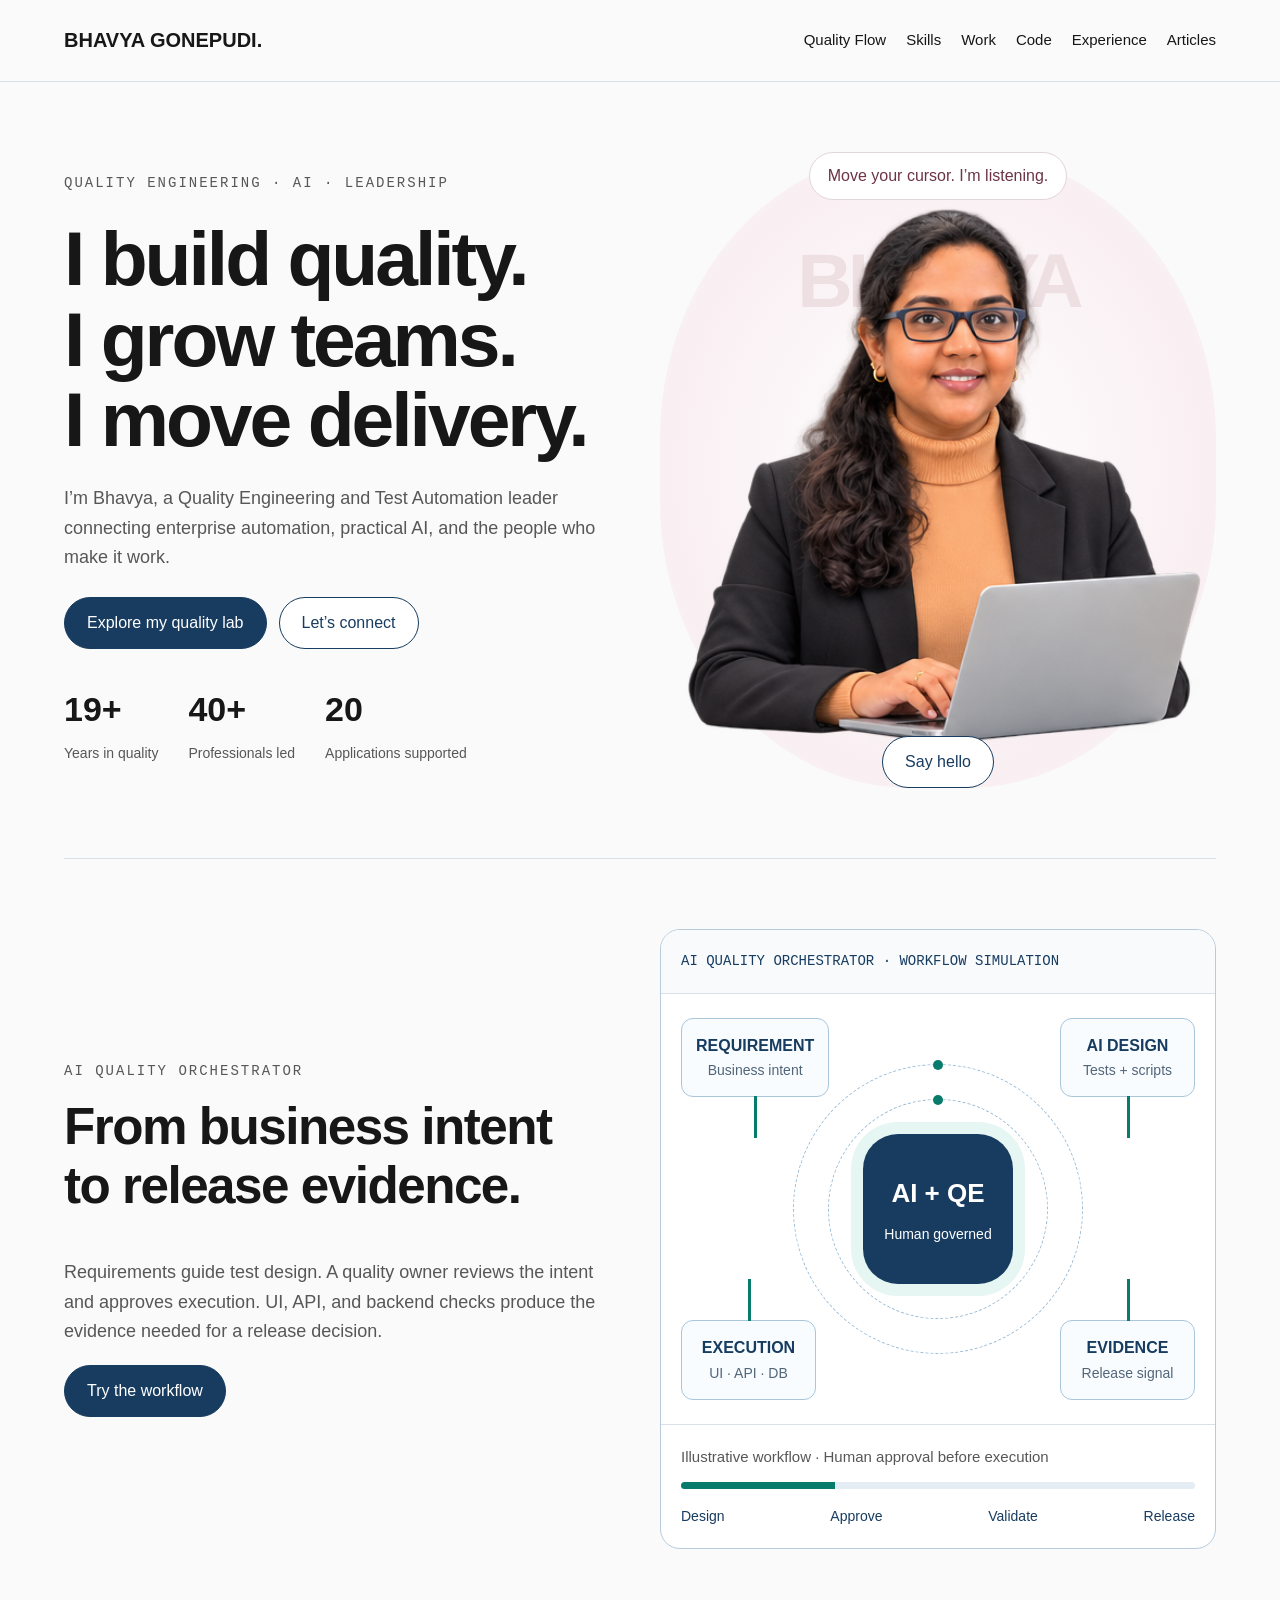
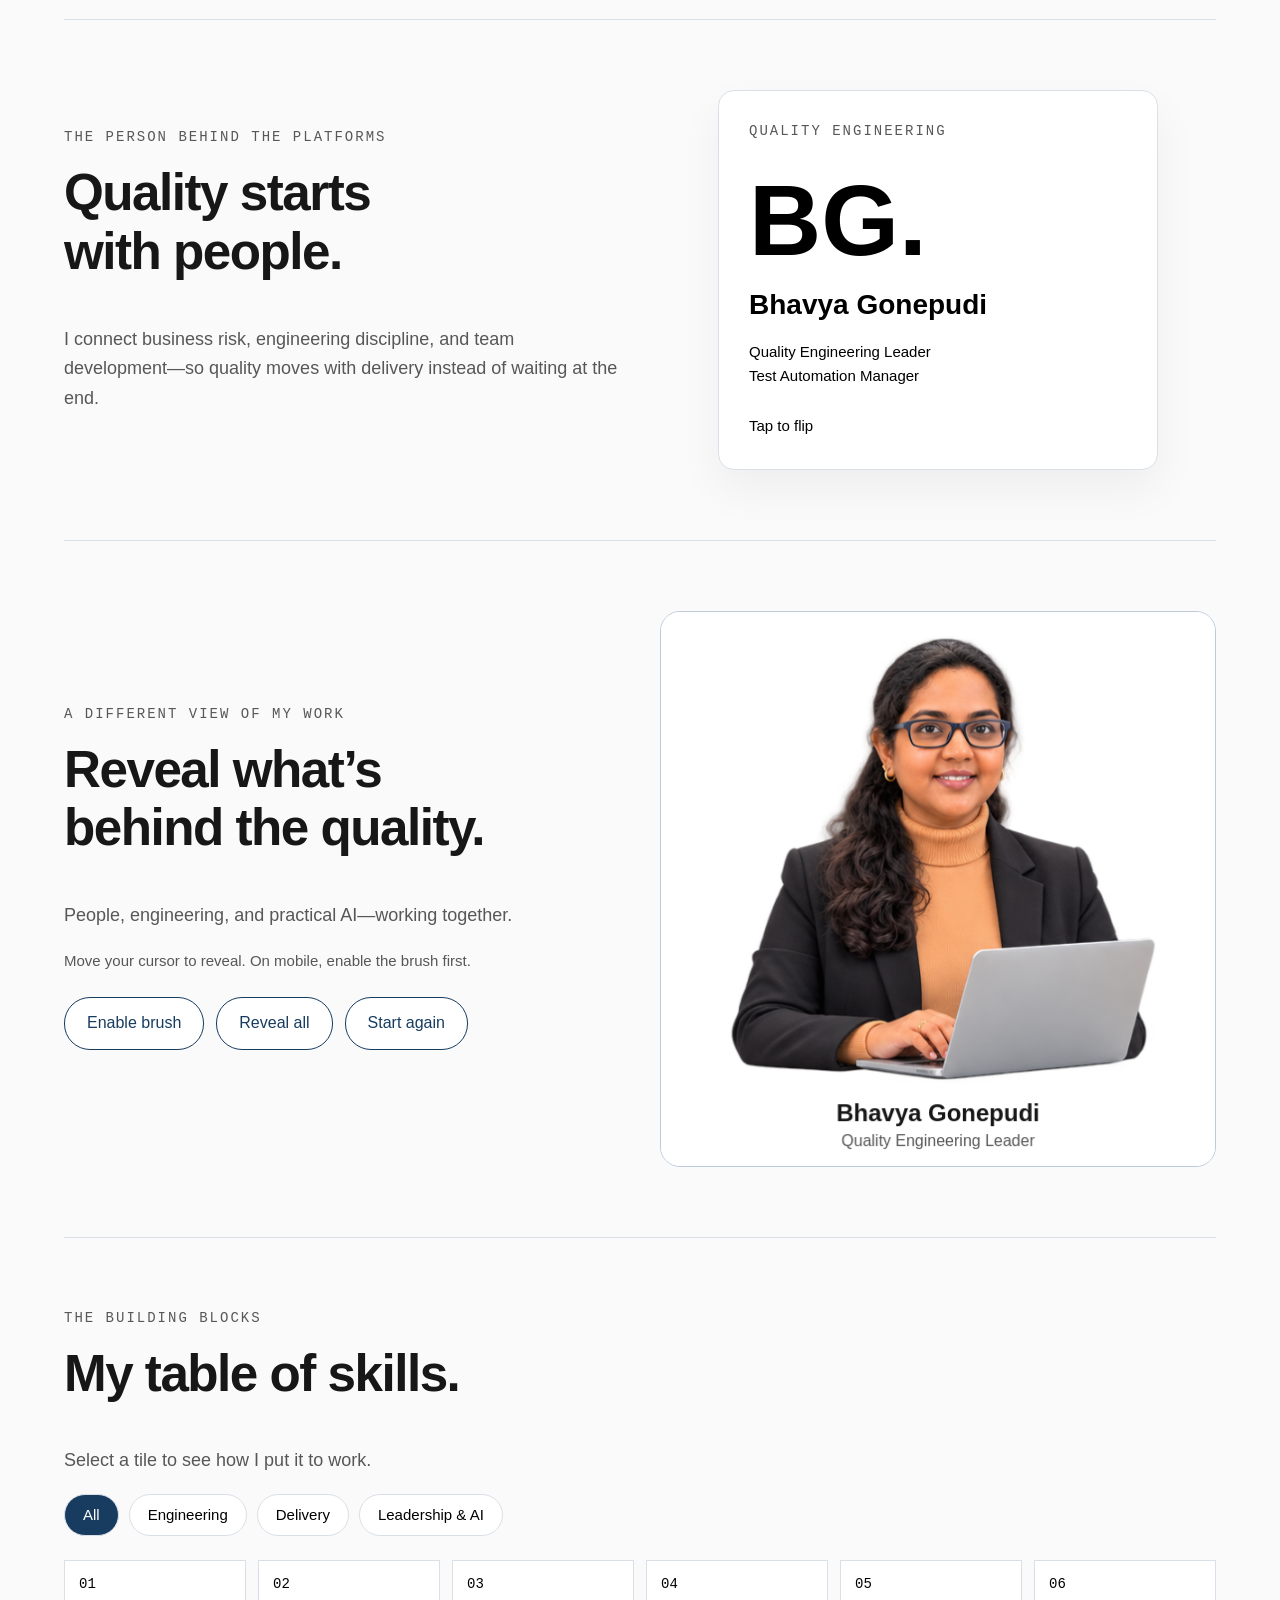
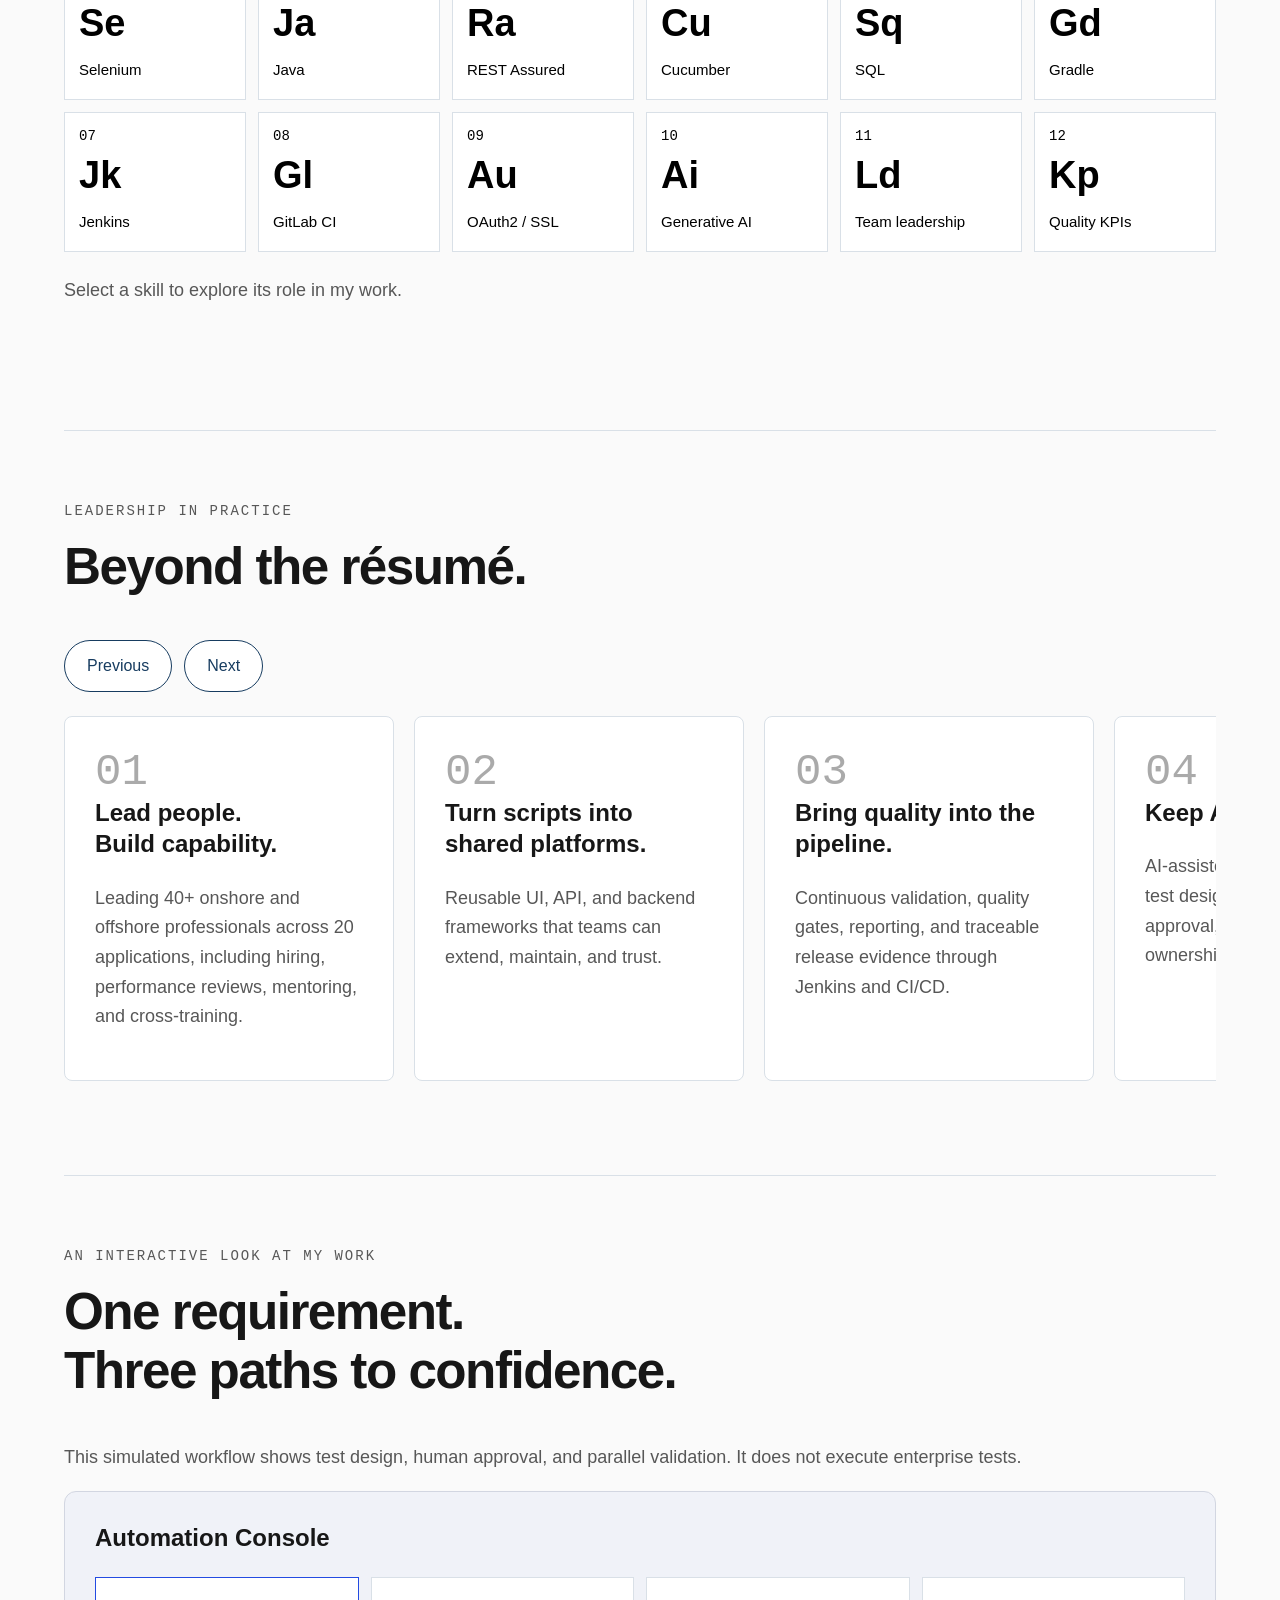
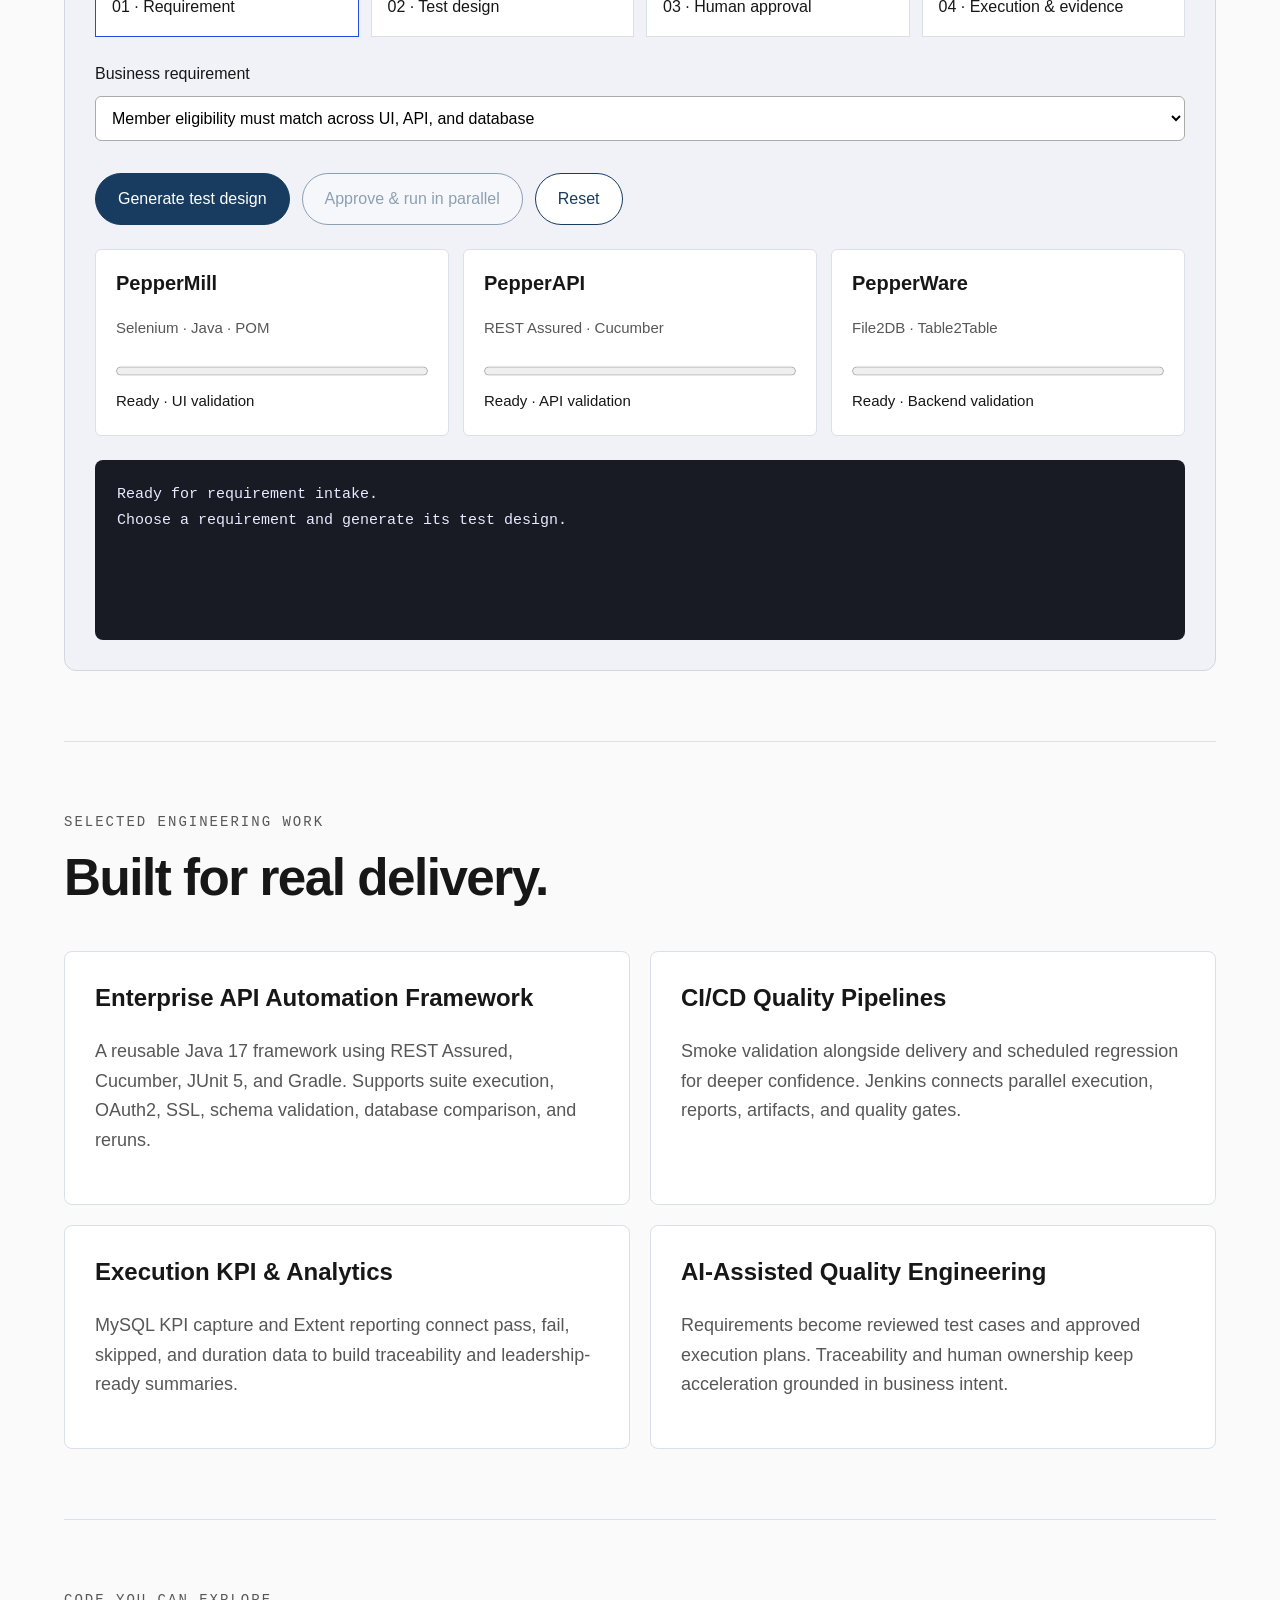
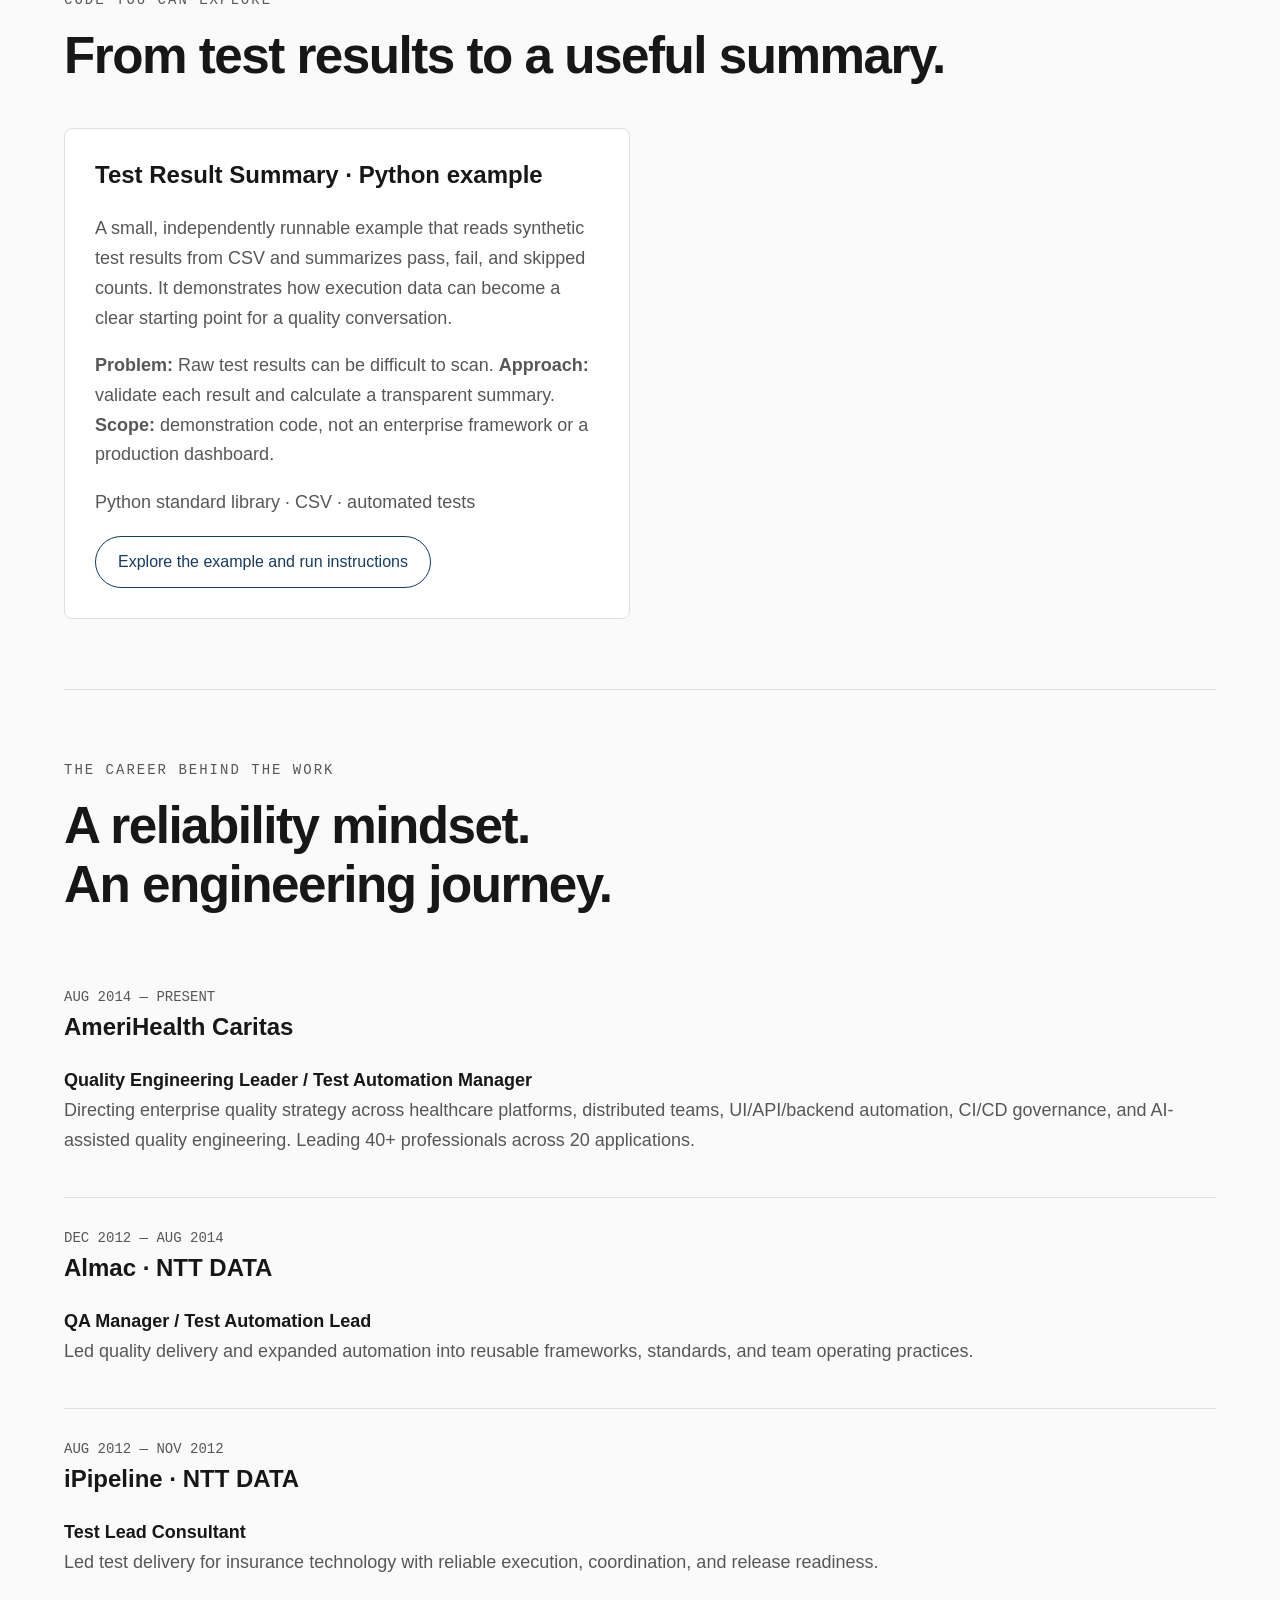
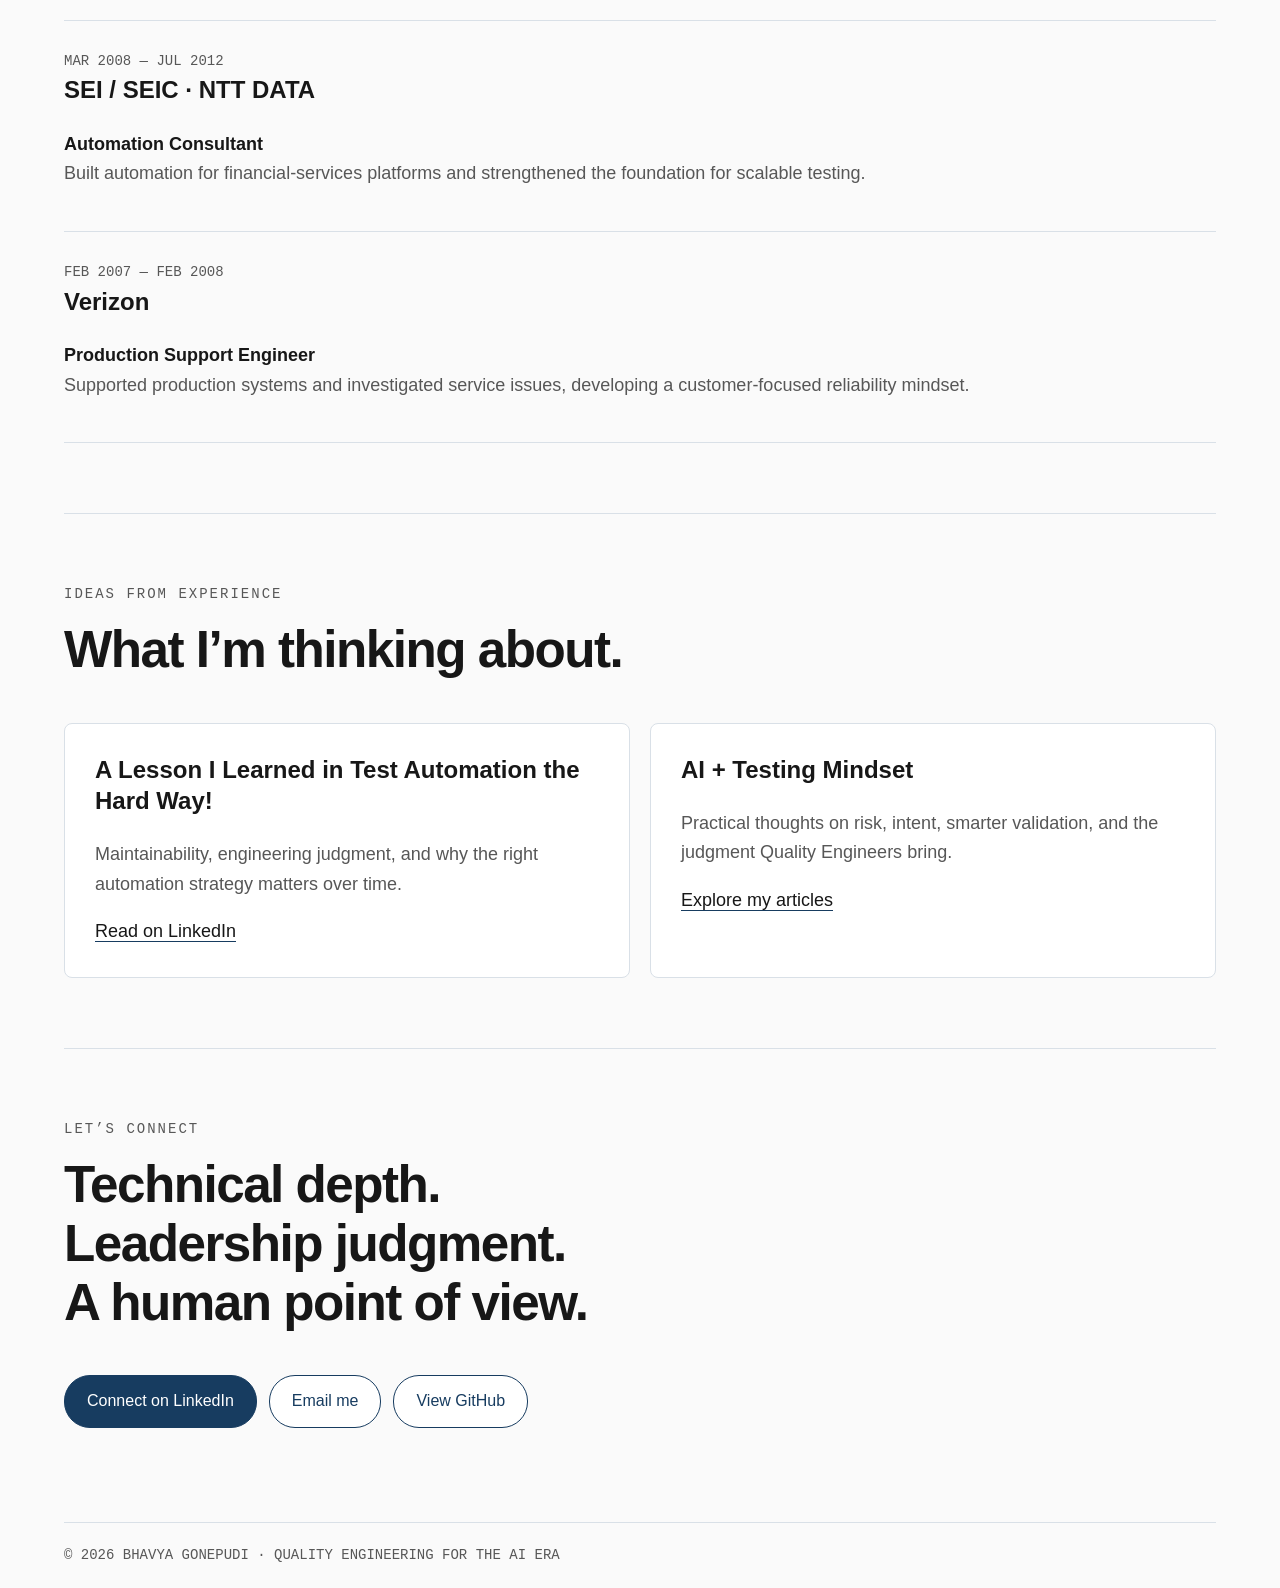
<file: index.html>
<!DOCTYPE html>
<html lang="en">
<head>
<meta charset="UTF-8">
<meta name="viewport" content="width=device-width, initial-scale=1">
<title>Bhavya Gonepudi | Quality Engineering Leader</title>
<meta name="description" content="Bhavya Gonepudi — Quality Engineering, Test Automation, AI and Leadership.">

<style>
:root {
  --ink:#171717;
  --muted:#575757;
  --line:#d9e0e7;
  --blue:#173c60;
  --teal:#087c6c;
}
*{box-sizing:border-box}
html{scroll-behavior:smooth}
body{
  margin:0;
  background:#fafafa;
  color:var(--ink);
  font:18px/1.65 Arial,sans-serif;
}
a{color:inherit;text-decoration:none}
button,select{font:inherit}
button{cursor:pointer}
button:disabled{opacity:.45;cursor:default}
button:focus-visible,a:focus-visible,select:focus-visible{
  outline:3px solid #234be2;
  outline-offset:4px;
}
nav{
  padding:24px 5%;
  display:flex;
  justify-content:space-between;
  align-items:center;
  gap:24px;
  border-bottom:1px solid var(--line);
}
nav strong{font-size:20px}
nav div{display:flex;flex-wrap:wrap;gap:20px;font-size:15px}
main{max-width:1400px;margin:auto;padding:0 5%}
section{padding:70px 0;border-bottom:1px solid var(--line)}
h1,h2,h3,p{margin-top:0}
h1{
  font-size:clamp(48px,6vw,88px);
  line-height:1.05;
  letter-spacing:-3px;
  margin:24px 0;
}
h2{
  font-size:clamp(34px,4vw,56px);
  line-height:1.15;
  letter-spacing:-1.5px;
}
h3{font-size:24px;line-height:1.3}
p{color:var(--muted)}
.eyebrow{
  font:14px/1.5 monospace;
  text-transform:uppercase;
  letter-spacing:2px;
  color:var(--muted);
  margin-bottom:16px;
}
.columns{display:grid;grid-template-columns:1fr 1fr;gap:40px;align-items:center}
.hero{min-height:720px}
.actions{display:flex;flex-wrap:wrap;gap:12px;margin:24px 0}
.btn{
  display:inline-block;
  padding:12px 22px;
  border:1px solid var(--blue);
  border-radius:26px;
  background:var(--blue);
  color:white;
  font-size:16px;
}
.btn.light{background:white;color:var(--blue)}
.stats{display:flex;gap:30px;margin-top:32px}
.stats strong{display:block;font-size:34px}
.stats span{font-size:14px;color:var(--muted)}

/* Animated character */
.character-stage{
  position:relative;
  min-height:530px;
  background:radial-gradient(ellipse,white,#f9eff2 70%,#fafafa);
  border-radius:45%;
  display:flex;
  flex-direction:column;
  align-items:center;
  justify-content:center;
}
.character-name{
  position:absolute;
  top:65px;
  font-size:clamp(54px,6vw,88px);
  font-weight:900;
  letter-spacing:-5px;
  color:#eedfe3;
}
.character{
  position:relative;
  width:100%;
  aspect-ratio:1;
  border:0;
  padding:0;
  background:transparent;
  overflow:hidden;
  margin-top:40px;
}
.sprite{
  display:block;
  width:100%;
  height:100%;
  background-image:url("./bhavya-character-v2.png");
  background-size:300% 200%;
  background-position:0% 0%;
  background-repeat:no-repeat;
}
.character-message{
  position:absolute;
  top:0;
  z-index:2;
  max-width:90%;
  background:white;
  border:1px solid #e2d5d9;
  border-radius:24px;
  padding:10px 18px;
  color:#6c3448;
  font-size:16px;
  text-align:center;
}
.greet{position:relative;margin-top:-12px}

/* Animated quality flow */
.diagram{
  border:1px solid #b8cbdc;
  border-radius:20px;
  background:white;
  overflow:hidden;
}
.diagram-heading{
  padding:20px;
  background:#f8fafc;
  border-bottom:1px solid var(--line);
  color:var(--blue);
  font:14px/1.6 monospace;
}
.engine{position:relative;height:430px;display:grid;place-items:center}
.ring{
  position:absolute;
  width:290px;
  height:290px;
  border:1px dashed #9abbd5;
  border-radius:50%;
  animation:spin 18s linear infinite;
}
.ring:before{
  content:"";
  position:absolute;
  top:-5px;
  left:calc(50% - 5px);
  width:10px;
  height:10px;
  border-radius:50%;
  background:var(--teal);
}
.ring.inner{
  width:220px;
  height:220px;
  animation-direction:reverse;
  animation-duration:12s;
}
.core{
  position:relative;
  z-index:2;
  width:150px;
  height:150px;
  border-radius:35px;
  background:var(--blue);
  color:white;
  display:flex;
  flex-direction:column;
  align-items:center;
  justify-content:center;
  box-shadow:0 0 0 12px #e6f6f2;
  animation:pulse 3s ease-in-out infinite;
}
.core strong{font-size:26px}
.core span{font-size:14px;margin-top:8px}
.node{
  position:absolute;
  z-index:3;
  min-width:135px;
  padding:14px;
  border:1px solid #a9c6db;
  border-radius:12px;
  background:#f8fcff;
  text-align:center;
}
.node strong{display:block;color:var(--blue);font-size:16px}
.node span{display:block;color:#526579;font-size:14px}
.node.req{top:24px;left:20px}
.node.design{top:24px;right:20px}
.node.run{bottom:24px;left:20px}
.node.evidence{bottom:24px;right:20px}
.node:after{
  content:"";
  position:absolute;
  left:calc(50% - 1px);
  width:3px;
  height:42px;
  background:var(--teal);
  animation:signal 2s ease-in-out infinite;
}
.node.req:after,.node.design:after{top:100%}
.node.run:after,.node.evidence:after{bottom:100%}
.node.design:after{animation-delay:.5s}
.node.run:after{animation-delay:1s}
.node.evidence:after{animation-delay:1.5s}
.diagram-footer{padding:20px;border-top:1px solid var(--line)}
.diagram-footer p{font-size:15px;margin-bottom:12px}
.track{height:7px;background:#e4edf3;border-radius:8px;overflow:hidden}
.track span{
  display:block;
  width:30%;
  height:100%;
  background:var(--teal);
  animation:travel 4s linear infinite;
}
.stage-labels{
  display:flex;
  justify-content:space-between;
  flex-wrap:wrap;
  gap:12px;
  font-size:14px;
  color:var(--blue);
  margin-top:16px;
}
@keyframes spin{to{transform:rotate(360deg)}}
@keyframes pulse{50%{box-shadow:0 0 0 20px #087c6c12}}
@keyframes signal{50%{opacity:.25}}
@keyframes travel{
  from{transform:translateX(-100%)}
  to{transform:translateX(430%)}
}

/* Flipping profile card */
.profile{
  position:relative;
  width:100%;
  max-width:440px;
  height:380px;
  margin:auto;
  border:0;
  padding:0;
  background:transparent;
  perspective:1200px;
  text-align:left;
}
.profile-inner{
  display:block;
  width:100%;
  height:100%;
  position:relative;
  transform-style:preserve-3d;
  transition:transform .7s;
}
.profile.flipped .profile-inner{transform:rotateY(180deg)}
.face{
  position:absolute;
  inset:0;
  border:1px solid var(--line);
  border-radius:16px;
  padding:30px;
  background:white;
  backface-visibility:hidden;
  display:flex;
  flex-direction:column;
  justify-content:space-between;
  box-shadow:0 20px 45px #0000000d;
}
.face.back{transform:rotateY(180deg);background:var(--blue);color:white}
.monogram{font-size:100px;font-weight:bold;line-height:1}
.profile-name{font-size:28px;font-weight:bold}
.small{font-size:15px}

/* Scratch reveal */
.reveal-box{
  position:relative;
  aspect-ratio:1;
  border:1px solid #bccbd9;
  border-radius:20px;
  overflow:hidden;
  background:#eef4ff;
}
.reveal-under{
  position:absolute;
  inset:0;
  display:flex;
  flex-direction:column;
  justify-content:center;
  align-items:center;
  padding:20px;
  background:radial-gradient(ellipse,white,#e5efff);
}
.reveal-portrait{
  width:65%;
  height:auto;
  aspect-ratio:1;
  background-position:0% 100%;
}
.tags{display:flex;justify-content:center;flex-wrap:wrap;gap:8px}
.tags span{
  background:var(--blue);
  color:white;
  border-radius:20px;
  padding:6px 12px;
  font-size:14px;
}
.reveal-under strong{
  margin-top:12px;
  color:var(--blue);
  font-size:20px;
  text-align:center;
}
.reveal-canvas{
  position:absolute;
  inset:0;
  width:100%;
  height:100%;
  touch-action:pan-y;
  cursor:crosshair;
}
.reveal-canvas.brushing{touch-action:none}

/* Skills */
.filters{display:flex;flex-wrap:wrap;gap:10px;margin-bottom:24px}
.filter{
  border:1px solid var(--line);
  background:white;
  border-radius:24px;
  padding:8px 18px;
  font-size:15px;
}
.filter.active{background:var(--blue);color:white}
.skills{display:grid;grid-template-columns:repeat(6,1fr);gap:12px}
.skill{
  min-height:140px;
  border:1px solid var(--line);
  background:white;
  padding:14px;
  text-align:left;
  transition:transform .2s;
}
.skill:hover{transform:translateY(-4px)}
.skill.selected{background:#eef1ff;border-color:#234be2}
.skill small{display:block;font:14px monospace}
.skill b{display:block;font-size:38px}
.skill span{font-size:15px}
.detail{min-height:90px;padding-top:24px}

/* Highlights and content */
.rail{display:flex;gap:20px;overflow-x:auto;scroll-snap-type:x mandatory;padding-bottom:24px}
.highlight{
  flex:0 0 330px;
  border:1px solid var(--line);
  border-radius:8px;
  background:white;
  padding:30px;
  scroll-snap-align:start;
}
.number{font:44px monospace;color:#aaa}
.cards{display:grid;grid-template-columns:1fr 1fr;gap:20px}
.card{border:1px solid var(--line);border-radius:8px;background:white;padding:30px}
.card a{border-bottom:1px solid var(--blue)}
.experience{padding:24px 0;border-bottom:1px solid var(--line)}
.experience small{font:14px monospace;color:var(--muted)}

/* Automation Console */
.lab{padding:30px;border:1px solid #d2d6e1;border-radius:12px;background:#f0f2f8}
.workflow{display:grid;grid-template-columns:repeat(4,1fr);gap:12px;margin-bottom:24px}
.step{padding:16px;border:1px solid var(--line);background:white;font-size:16px}
.step.active{border-color:#234be2}
label{display:block;font-size:16px}
select{width:100%;padding:12px;margin:8px 0;border:1px solid #aaa;border-radius:6px;background:white;font-size:16px}
.workers{display:grid;grid-template-columns:repeat(3,1fr);gap:14px;margin:24px 0}
.worker{padding:20px;border:1px solid var(--line);border-radius:6px;background:white}
.worker h3{font-size:20px}
.worker p,.worker span{font-size:15px}
progress{width:100%;accent-color:#234be2}
.console{
  min-height:180px;
  padding:22px;
  background:#181b24;
  color:#e7ebff;
  border-radius:8px;
  white-space:pre-wrap;
  font:15px/1.7 monospace;
}
footer{padding:24px 5%;font:14px monospace;color:var(--muted)}

@media(max-width:800px){
  body{font-size:17px}
  nav{align-items:flex-start}
  nav div{gap:10px;justify-content:flex-end}
  section{padding:50px 0}
  .columns,.cards,.workers{grid-template-columns:1fr}
  h1{letter-spacing:-2px}
  .hero{gap:35px}
  .character-stage{min-height:440px}
  .stats{gap:18px}
  .skills{grid-template-columns:repeat(3,1fr)}
  .workflow{grid-template-columns:1fr 1fr}
  .lab{padding:20px}
  .highlight{flex-basis:85%}
}
@media(max-width:480px){
  .node{min-width:110px;padding:12px 8px}
  .node strong{font-size:14px}
  .node.req,.node.run{left:10px}
  .node.design,.node.evidence{right:10px}
  .ring{width:245px;height:245px}
  .ring.inner{width:190px;height:190px}
  .core{width:140px;height:140px}
}
@media(prefers-reduced-motion:reduce){
  html{scroll-behavior:auto}
  *,*::before,*::after{animation:none!important;transition:none!important}
}
</style>
</head>

<body>
<nav>
  <a href="#"><strong>BHAVYA GONEPUDI.</strong></a>
  <div>
    <a href="#quality-flow">Quality Flow</a>
    <a href="#skills">Skills</a>
    <a href="#work">Work</a>
    <a href="#code-example">Code</a>
    <a href="#experience">Experience</a>
    <a href="#articles">Articles</a>
  </div>
</nav>

<main>
<section class="hero columns" id="hero">
  <div>
    <div class="eyebrow">Quality engineering · AI · Leadership</div>
    <h1>I build quality.<br>I grow teams.<br>I move delivery.</h1>
    <p>
      I’m Bhavya, a Quality Engineering and Test Automation leader
      connecting enterprise automation, practical AI, and the people
      who make it work.
    </p>
    <div class="actions">
      <a class="btn" href="#lab">Explore my quality lab</a>
      <a class="btn light" href="mailto:bgonepudi@gmail.com">Let’s connect</a>
    </div>
    <div class="stats">
      <div><strong>19+</strong><span>Years in quality</span></div>
      <div><strong>40+</strong><span>Professionals led</span></div>
      <div><strong>20</strong><span>Applications supported</span></div>
    </div>
  </div>

  <div class="character-stage" id="character-stage">
    <div class="character-name" aria-hidden="true">BHAVYA</div>
    <p class="character-message" id="message" aria-live="polite">
      Move your cursor. I’m listening.
    </p>
    <button class="character" id="character" aria-label="Greet Bhavya">
      <span class="sprite" id="sprite" role="img"
        aria-label="Animated portrait of Bhavya behind a laptop"></span>
    </button>
    <button class="btn light greet" id="greet">Say hello</button>
  </div>
</section>

<section class="columns" id="quality-flow">
  <div>
    <div class="eyebrow">AI quality orchestrator</div>
    <h2>From business intent<br>to release evidence.</h2>
    <p>
      Requirements guide test design. A quality owner reviews the intent
      and approves execution. UI, API, and backend checks produce the
      evidence needed for a release decision.
    </p>
    <a class="btn" href="#lab">Try the workflow</a>
  </div>

  <div class="diagram">
    <div class="diagram-heading">
      AI QUALITY ORCHESTRATOR · WORKFLOW SIMULATION
    </div>
    <div class="engine">
      <div class="ring" aria-hidden="true"></div>
      <div class="ring inner" aria-hidden="true"></div>
      <div class="core">
        <strong>AI + QE</strong><span>Human governed</span>
      </div>
      <div class="node req">
        <strong>REQUIREMENT</strong><span>Business intent</span>
      </div>
      <div class="node design">
        <strong>AI DESIGN</strong><span>Tests + scripts</span>
      </div>
      <div class="node run">
        <strong>EXECUTION</strong><span>UI · API · DB</span>
      </div>
      <div class="node evidence">
        <strong>EVIDENCE</strong><span>Release signal</span>
      </div>
    </div>
    <div class="diagram-footer">
      <p>Illustrative workflow · Human approval before execution</p>
      <div class="track" aria-hidden="true"><span></span></div>
      <div class="stage-labels">
        <span>Design</span><span>Approve</span>
        <span>Validate</span><span>Release</span>
      </div>
    </div>
  </div>
</section>

<section class="columns">
  <div>
    <div class="eyebrow">The person behind the platforms</div>
    <h2>Quality starts<br>with people.</h2>
    <p>
      I connect business risk, engineering discipline, and team
      development—so quality moves with delivery instead of waiting
      at the end.
    </p>
  </div>
  <button class="profile" id="profile" aria-label="Flip profile card" aria-pressed="false">
    <span class="profile-inner">
      <span class="face">
        <span class="eyebrow">Quality engineering</span>
        <span class="monogram">BG.</span>
        <span class="profile-name">Bhavya Gonepudi</span>
        <span class="small">
          Quality Engineering Leader<br>
          Test Automation Manager<br><br>Tap to flip
        </span>
      </span>
      <span class="face back">
        <span>The way I lead</span>
        <span>
          Understand the business risk.<br>
          Make the evidence visible.<br>
          Build quality into delivery.
        </span>
        <span>
          AI can accelerate the work.
          Leadership still owns the judgment.
        </span>
        <span class="small">Tap to return</span>
      </span>
    </span>
  </button>
</section>

<section class="columns" id="reveal">
  <div>
    <div class="eyebrow">A different view of my work</div>
    <h2>Reveal what’s<br>behind the quality.</h2>
    <p>People, engineering, and practical AI—working together.</p>
    <p class="small" id="reveal-hint" aria-live="polite">
      Move your cursor to reveal. On mobile, enable the brush first.
    </p>
    <div class="actions">
      <button class="btn light" id="brush" aria-pressed="false">Enable brush</button>
      <button class="btn light" id="reveal-all">Reveal all</button>
      <button class="btn light" id="reveal-reset">Start again</button>
    </div>
  </div>
  <div class="reveal-box" id="reveal-box">
    <div class="reveal-under">
      <div class="sprite reveal-portrait" role="img" aria-label="Bhavya waving"></div>
      <div class="tags">
        <span>Human approval</span>
        <span>UI · API · Backend</span>
        <span>AI-assisted design</span>
      </div>
      <strong>Engineering quality for the AI era.</strong>
    </div>
    <canvas class="reveal-canvas" id="reveal-canvas" aria-hidden="true"></canvas>
  </div>
</section>

<section id="skills">
  <div class="eyebrow">The building blocks</div>
  <h2>My table of skills.</h2>
  <p>Select a tile to see how I put it to work.</p>
  <div class="filters" id="filters"></div>
  <div class="skills" id="skill-grid"></div>
  <p class="detail" id="skill-detail" aria-live="polite">
    Select a skill to explore its role in my work.
  </p>
</section>

<section>
  <div class="eyebrow">Leadership in practice</div>
  <h2>Beyond the résumé.</h2>
  <div class="actions">
    <button class="btn light" id="previous">Previous</button>
    <button class="btn light" id="next">Next</button>
  </div>
  <div class="rail" id="rail">
    <article class="highlight">
      <div class="number">01</div>
      <h3>Lead people.<br>Build capability.</h3>
      <p>
        Leading 40+ onshore and offshore professionals across
        20 applications, including hiring, performance reviews,
        mentoring, and cross-training.
      </p>
    </article>
    <article class="highlight">
      <div class="number">02</div>
      <h3>Turn scripts into shared platforms.</h3>
      <p>Reusable UI, API, and backend frameworks that teams can extend, maintain, and trust.</p>
    </article>
    <article class="highlight">
      <div class="number">03</div>
      <h3>Bring quality into the pipeline.</h3>
      <p>Continuous validation, quality gates, reporting, and traceable release evidence through Jenkins and CI/CD.</p>
    </article>
    <article class="highlight">
      <div class="number">04</div>
      <h3>Keep AI accountable.</h3>
      <p>AI-assisted requirements and test design with human review, approval, and clear execution ownership.</p>
    </article>
  </div>
</section>

<section id="lab">
  <div class="eyebrow">An interactive look at my work</div>
  <h2>One requirement.<br>Three paths to confidence.</h2>
  <p>
    This simulated workflow shows test design, human approval,
    and parallel validation. It does not execute enterprise tests.
  </p>

  <div class="lab">
    <h3>Automation Console</h3>
    <div class="workflow">
      <div class="step active">01 · Requirement</div>
      <div class="step">02 · Test design</div>
      <div class="step">03 · Human approval</div>
      <div class="step">04 · Execution & evidence</div>
    </div>

    <label for="requirement">Business requirement</label>
    <select id="requirement">
      <option>Member eligibility must match across UI, API, and database</option>
      <option>Provider updates must reach downstream systems</option>
      <option>Claims processing must preserve data integrity</option>
    </select>

    <div class="actions">
      <button class="btn" id="generate">Generate test design</button>
      <button class="btn light" id="approve" disabled>Approve & run in parallel</button>
      <button class="btn light" id="reset">Reset</button>
    </div>

    <div class="workers">
      <div class="worker">
        <h3>PepperMill</h3><p>Selenium · Java · POM</p>
        <progress max="100" value="0"></progress>
        <span class="worker-state">Ready · UI validation</span>
      </div>
      <div class="worker">
        <h3>PepperAPI</h3><p>REST Assured · Cucumber</p>
        <progress max="100" value="0"></progress>
        <span class="worker-state">Ready · API validation</span>
      </div>
      <div class="worker">
        <h3>PepperWare</h3><p>File2DB · Table2Table</p>
        <progress max="100" value="0"></progress>
        <span class="worker-state">Ready · Backend validation</span>
      </div>
    </div>

    <div class="console" id="console" role="log" aria-live="polite">Ready for requirement intake.
Choose a requirement and generate its test design.</div>
  </div>
</section>

<section id="work">
  <div class="eyebrow">Selected engineering work</div>
  <h2>Built for real delivery.</h2>
  <div class="cards">
    <article class="card">
      <h3>Enterprise API Automation Framework</h3>
      <p>
        A reusable Java 17 framework using REST Assured, Cucumber,
        JUnit 5, and Gradle. Supports suite execution, OAuth2, SSL,
        schema validation, database comparison, and reruns.
      </p>
    </article>
    <article class="card">
      <h3>CI/CD Quality Pipelines</h3>
      <p>
        Smoke validation alongside delivery and scheduled regression
        for deeper confidence. Jenkins connects parallel execution,
        reports, artifacts, and quality gates.
      </p>
    </article>
    <article class="card">
      <h3>Execution KPI & Analytics</h3>
      <p>
        MySQL KPI capture and Extent reporting connect pass, fail,
        skipped, and duration data to build traceability and
        leadership-ready summaries.
      </p>
    </article>
    <article class="card">
      <h3>AI-Assisted Quality Engineering</h3>
      <p>
        Requirements become reviewed test cases and approved
        execution plans. Traceability and human ownership keep
        acceleration grounded in business intent.
      </p>
    </article>
  </div>
</section>

<section id="code-example">
  <div class="eyebrow">Code you can explore</div>
  <h2>From test results to a useful summary.</h2>
  <div class="cards">
    <article class="card">
      <h3>Test Result Summary · Python example</h3>
      <p>A small, independently runnable example that reads synthetic test results from CSV and summarizes pass, fail, and skipped counts. It demonstrates how execution data can become a clear starting point for a quality conversation.</p>
      <p><strong>Problem:</strong> Raw test results can be difficult to scan. <strong>Approach:</strong> validate each result and calculate a transparent summary. <strong>Scope:</strong> demonstration code, not an enterprise framework or a production dashboard.</p>
      <p>Python standard library · CSV · automated tests</p>
      <a class="btn light" href="examples/test-result-summary/index.html">Explore the example and run instructions</a>
    </article>
  </div>
</section>

<section id="experience">
  <div class="eyebrow">The career behind the work</div>
  <h2>A reliability mindset.<br>An engineering journey.</h2>

  <article class="experience">
    <small>AUG 2014 — PRESENT</small>
    <h3>AmeriHealth Caritas</h3>
    <strong>Quality Engineering Leader / Test Automation Manager</strong>
    <p>
      Directing enterprise quality strategy across healthcare platforms,
      distributed teams, UI/API/backend automation, CI/CD governance,
      and AI-assisted quality engineering. Leading 40+ professionals
      across 20 applications.
    </p>
  </article>

  <article class="experience">
    <small>DEC 2012 — AUG 2014</small>
    <h3>Almac · NTT DATA</h3>
    <strong>QA Manager / Test Automation Lead</strong>
    <p>Led quality delivery and expanded automation into reusable frameworks, standards, and team operating practices.</p>
  </article>

  <article class="experience">
    <small>AUG 2012 — NOV 2012</small>
    <h3>iPipeline · NTT DATA</h3>
    <strong>Test Lead Consultant</strong>
    <p>Led test delivery for insurance technology with reliable execution, coordination, and release readiness.</p>
  </article>

  <article class="experience">
    <small>MAR 2008 — JUL 2012</small>
    <h3>SEI / SEIC · NTT DATA</h3>
    <strong>Automation Consultant</strong>
    <p>Built automation for financial-services platforms and strengthened the foundation for scalable testing.</p>
  </article>

  <article class="experience">
    <small>FEB 2007 — FEB 2008</small>
    <h3>Verizon</h3>
    <strong>Production Support Engineer</strong>
    <p>Supported production systems and investigated service issues, developing a customer-focused reliability mindset.</p>
  </article>
</section>

<section id="articles">
  <div class="eyebrow">Ideas from experience</div>
  <h2>What I’m thinking about.</h2>
  <div class="cards">
    <article class="card">
      <h3>A Lesson I Learned in Test Automation the Hard Way!</h3>
      <p>Maintainability, engineering judgment, and why the right automation strategy matters over time.</p>
      <a href="https://www.linkedin.com/pulse/lesson-i-learned-test-automation-hard-way-bhavya-gonepudi-lzoqe/"
         target="_blank" rel="noopener">Read on LinkedIn</a>
    </article>
    <article class="card">
      <h3>AI + Testing Mindset</h3>
      <p>Practical thoughts on risk, intent, smarter validation, and the judgment Quality Engineers bring.</p>
      <a href="https://www.linkedin.com/in/bhavyagonepudi/recent-activity/articles/"
         target="_blank" rel="noopener">Explore my articles</a>
    </article>
  </div>
</section>

<section>
  <div class="eyebrow">Let’s connect</div>
  <h2>Technical depth.<br>Leadership judgment.<br>A human point of view.</h2>
  <div class="actions">
    <a class="btn" href="https://www.linkedin.com/in/bhavyagonepudi/"
       target="_blank" rel="noopener">Connect on LinkedIn</a>
    <a class="btn light" href="mailto:bgonepudi@gmail.com">Email me</a>
    <a class="btn light" href="https://github.com/bgonepudi"
       target="_blank" rel="noopener">View GitHub</a>
  </div>
</section>
</main>

<footer>© 2026 BHAVYA GONEPUDI · QUALITY ENGINEERING FOR THE AI ERA</footer>

<script>
const $ = id => document.getElementById(id);
const reduced = matchMedia("(prefers-reduced-motion: reduce)").matches;

/* Profile card */
$("profile").onclick = function() {
  this.setAttribute("aria-pressed", this.classList.toggle("flipped"));
};

/* Character reactions */
const sprite = $("sprite");
const positions = [[0,0],[50,0],[100,0],[0,100],[50,100],[100,100]];
let greeting = false;
let cooldown = 0;
let frame = 0;
let sequence = [];
let startTime = 0;

function pose(n) {
  const cell = n === 4 ? 3 : n;
  sprite.style.backgroundPosition =
    positions[cell][0] + "% " + positions[cell][1] + "%";
  sprite.style.transform =
    n === 1 ? "scaleX(-1)" : n === 4 ? "rotate(1.5deg)" : "none";
}

function animateGreeting(now) {
  frame = 0;
  while (sequence.length && now - startTime >= sequence[0].time) {
    const item = sequence.shift();
    pose(item.pose);
    if (item.end) {
      greeting = false;
      cooldown = now + 2500;
      $("message").textContent = "Ready to explore? Try the quality lab.";
    }
  }
  if (greeting) frame = requestAnimationFrame(animateGreeting);
}

function greet() {
  if (greeting) return;
  greeting = true;
  startTime = performance.now();
  $("message").textContent = "Hi, I’m Bhavya. Explore what I build.";
  sequence = reduced
    ? [{time:0,pose:3},{time:1800,pose:0,end:true}]
    : [
        {time:0,pose:3},
        {time:240,pose:4},
        {time:480,pose:3},
        {time:720,pose:4},
        {time:960,pose:3},
        {time:1400,pose:5},
        {time:3200,pose:0,end:true}
      ];
  if (!frame) frame = requestAnimationFrame(animateGreeting);
}

$("hero").addEventListener("pointermove", e => {
  if (e.pointerType !== "mouse" || reduced || greeting) return;
  const r = $("character-stage").getBoundingClientRect();
  const n = e.clientX < r.left + r.width*.35 ? 1 :
            e.clientX > r.left + r.width*.65 ? 2 : 0;
  if (n === 0 && performance.now() > cooldown) greet();
  else {
    pose(n);
    $("message").textContent =
      n === 1 ? "Ideas over here?" :
      n === 2 ? "What’s next?" : "Move your cursor. I’m listening.";
  }
});

$("hero").addEventListener("pointerleave", () => {
  if (!greeting) pose(0);
});
$("character").onclick = greet;
$("greet").onclick = greet;
pose(0);

/* Scratch-to-reveal */
(() => {
  const canvas = $("reveal-canvas");
  const box = $("reveal-box");
  const ctx = canvas.getContext("2d");
  if (!ctx) {
    canvas.hidden = true;
    return;
  }

  const image = new Image();
  let ready = false, brush = false, full = false;
  let last = null, width = 0, height = 0;

  function drawCover() {
    if (!ready) return;
    const r = box.getBoundingClientRect();
    const dpr = Math.min(devicePixelRatio || 1, 2);
    width = r.width;
    height = r.height;
    canvas.width = Math.round(width*dpr);
    canvas.height = Math.round(height*dpr);
    ctx.setTransform(dpr,0,0,dpr,0,0);
    ctx.globalCompositeOperation = "source-over";
    ctx.fillStyle = "#fff";
    ctx.fillRect(0,0,width,height);

    const size = Math.min(width*.84,height*.83);
    ctx.drawImage(
      image,0,0,image.width/3,image.height/2,
      (width-size)/2,12,size,size
    );

    ctx.fillStyle = "#171717";
    ctx.font = "bold " + Math.max(18,Math.min(24,width*.045)) + "px Arial";
    ctx.textAlign = "center";
    ctx.fillText("Bhavya Gonepudi",width/2,height-45);
    ctx.fillStyle = "#575757";
    ctx.font = "16px Arial";
    ctx.fillText("Quality Engineering Leader",width/2,height-20);

    if (full) ctx.clearRect(0,0,width,height);
  }

  function erase(e) {
    if (!ready || full) return;
    const r = canvas.getBoundingClientRect();
    const p = {x:e.clientX-r.left,y:e.clientY-r.top};
    ctx.globalCompositeOperation = "destination-out";
    ctx.lineWidth = Math.max(48,width*.12);
    ctx.lineCap = "round";
    ctx.lineJoin = "round";
    ctx.beginPath();
    ctx.moveTo(last ? last.x : p.x,last ? last.y : p.y);
    ctx.lineTo(p.x,p.y);
    ctx.stroke();
    ctx.beginPath();
    ctx.arc(p.x,p.y,ctx.lineWidth/2,0,Math.PI*2);
    ctx.fill();
    last = p;
    $("reveal-hint").textContent = "Keep brushing—or choose Reveal all.";
  }

  image.onload = () => { ready = true; drawCover(); };
  image.onerror = () => {
    canvas.hidden = true;
    $("reveal-hint").textContent =
      "The portrait image could not load. Check bhavya-character-v2.png.";
  };
  image.src = "./bhavya-character-v2.png";

  canvas.addEventListener("pointermove", e => {
    if (e.pointerType === "mouse" || brush) erase(e);
  });

  canvas.addEventListener("pointerdown", e => {
    if (e.pointerType === "mouse" || brush) {
      last = null;
      erase(e);
      canvas.setPointerCapture(e.pointerId);
    }
  });

  ["pointerup","pointercancel","pointerleave"].forEach(name => {
    canvas.addEventListener(name,() => last = null);
  });

  $("brush").onclick = () => {
    brush = !brush;
    canvas.classList.toggle("brushing",brush);
    $("brush").setAttribute("aria-pressed",brush);
    $("brush").textContent = brush ? "Disable brush" : "Enable brush";
  };

  $("reveal-all").onclick = () => {
    full = true;
    ctx.clearRect(0,0,width,height);
    $("reveal-hint").textContent =
      "Revealed: human judgment, practical AI, and parallel validation.";
  };

  $("reveal-reset").onclick = () => {
    full = false;
    last = null;
    drawCover();
    $("reveal-hint").textContent = "Ready to reveal again.";
  };

  let resizeTimer;
  function resize() {
    clearTimeout(resizeTimer);
    resizeTimer = setTimeout(drawCover,100);
  }

  if ("ResizeObserver" in window) new ResizeObserver(resize).observe(box);
  else window.addEventListener("resize",resize);
})();

/* Skills */
const skills = [
  ["Se","Selenium","Engineering","Browser automation through reusable Java page objects."],
  ["Ja","Java","Engineering","The foundation of PepperMill and enterprise API automation."],
  ["Ra","REST Assured","Engineering","Service layers, request specifications, and response validation."],
  ["Cu","Cucumber","Engineering","Readable scenarios with suite tags and business traceability."],
  ["Sq","SQL","Engineering","Database validation, data comparison, and KPI capture."],
  ["Gd","Gradle","Engineering","Repeatable Java builds and targeted suite execution."],
  ["Jk","Jenkins","Delivery","Pipeline smoke tests, scheduled regression, and artifacts."],
  ["Gl","GitLab CI","Delivery","Version-controlled automation integrated with delivery."],
  ["Au","OAuth2 / SSL","Engineering","Configurable authentication and API connectivity."],
  ["Ai","Generative AI","Leadership & AI","AI-assisted test design and failure analysis under human review."],
  ["Ld","Team leadership","Leadership & AI","Hiring, mentoring, and growing distributed teams."],
  ["Kp","Quality KPIs","Delivery","Execution data translated into actionable quality evidence."]
];

let category = "All";

function renderSkills() {
  $("filters").replaceChildren();
  $("skill-grid").replaceChildren();

  ["All","Engineering","Delivery","Leadership & AI"].forEach(name => {
    const b = document.createElement("button");
    b.className = "filter" + (category === name ? " active" : "");
    b.textContent = name;
    b.setAttribute("aria-pressed",category === name);
    b.onclick = () => { category = name; renderSkills(); };
    $("filters").append(b);
  });

  skills.forEach((s,i) => {
    if (category !== "All" && category !== s[2]) return;
    const b = document.createElement("button");
    b.className = "skill";
    b.innerHTML =
      "<small>" + String(i+1).padStart(2,"0") +
      "</small><b>" + s[0] + "</b><span>" + s[1] + "</span>";
    b.onclick = () => {
      $("skill-grid").querySelectorAll("button").forEach(x => {
        x.classList.remove("selected");
      });
      b.classList.add("selected");
      $("skill-detail").textContent = s[1] + " — " + s[3];
    };
    $("skill-grid").append(b);
  });
}
renderSkills();

/* Highlights */
function moveRail(direction) {
  $("rail").scrollBy({
    left:direction*$("rail").clientWidth*.8,
    behavior:reduced ? "auto" : "smooth"
  });
}
$("previous").onclick = () => moveRail(-1);
$("next").onclick = () => moveRail(1);

/* Automation simulation */
const steps = [...document.querySelectorAll(".step")];
const bars = [...document.querySelectorAll("progress")];
const states = [...document.querySelectorAll(".worker-state")];
let timer = null;

function activateStep(n) {
  steps.forEach((s,i) => s.classList.toggle("active",i === n));
}

function resetLab() {
  clearInterval(timer);
  timer = null;
  $("generate").disabled = false;
  $("approve").disabled = true;
  $("requirement").disabled = false;
  activateStep(0);
  bars.forEach(b => b.value = 0);
  states.forEach((s,i) => {
    s.textContent = [
      "Ready · UI validation",
      "Ready · API validation",
      "Ready · Backend validation"
    ][i];
  });
  $("console").textContent =
    "Ready for requirement intake.\nChoose a requirement and generate its test design.";
}

$("generate").onclick = () => {
  $("generate").disabled = true;
  $("approve").disabled = false;
  $("requirement").disabled = true;
  activateStep(2);
  $("console").textContent =
    "REQUIREMENT: " + $("requirement").value + "\n\n" +
    "TEST DESIGN — 3 illustrative checks\n" +
    "1. Validate the user-facing result in PepperMill.\n" +
    "2. Validate the service response in PepperAPI.\n" +
    "3. Compare downstream records in PepperWare.\n\n" +
    "Waiting for a quality owner’s approval.";
};

$("approve").onclick = () => {
  $("approve").disabled = true;
  activateStep(3);
  $("console").textContent +=
    "\n\nAPPROVED · Three isolated workers started in parallel.";

  let tick = 0;
  timer = setInterval(() => {
    tick++;
    bars.forEach((bar,i) => {
      bar.value = Math.min(100,tick*[14,18,11][i]);
      states[i].textContent = bar.value === 100
        ? "Complete · Passed"
        : Math.round(bar.value) + "% · Running";
    });
    if (tick === 4) $("console").textContent += "\nAPI response and schema validated.";
    if (tick === 6) $("console").textContent += "\nUI result validated.";
    if (tick === 10) {
      clearInterval(timer);
      timer = null;
      $("console").textContent +=
        "\nBackend comparison validated.\n\n" +
        "SUMMARY: 3 passed · 0 failed\n" +
        "Illustrative evidence ready for review.";
    }
  },500);
};

$("reset").onclick = resetLab;
$("requirement").onchange = resetLab;
</script>
</body>
</html>
</file>
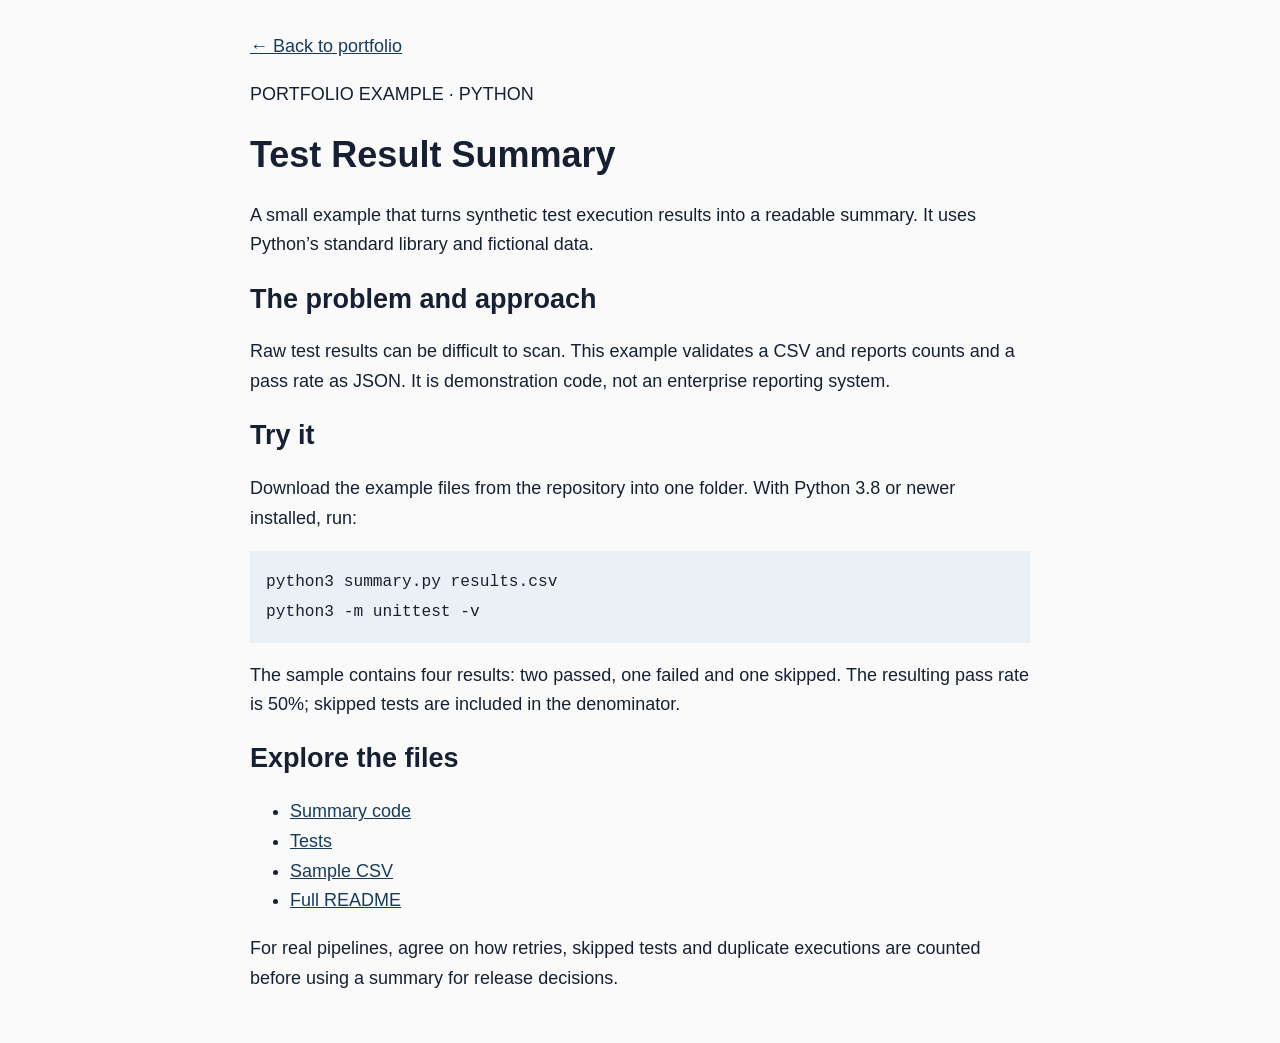
<file: examples/test-result-summary/index.html>
<!doctype html>
<html lang="en"><head><meta charset="utf-8"><meta name="viewport" content="width=device-width,initial-scale=1"><title>Test Result Summary | Bhavya Gonepudi</title><style>body{font:18px/1.65 Arial,sans-serif;color:#172033;background:#fafafa;max-width:780px;margin:auto;padding:2rem}a{color:#173c60}pre{background:#eaf0f5;padding:1rem;overflow:auto}h1,h2{line-height:1.2}code{font-size:.9em}</style></head><body>
<a href="../../index.html#code-example">← Back to portfolio</a><main><p>PORTFOLIO EXAMPLE · PYTHON</p><h1>Test Result Summary</h1><p>A small example that turns synthetic test execution results into a readable summary. It uses Python’s standard library and fictional data.</p><h2>The problem and approach</h2><p>Raw test results can be difficult to scan. This example validates a CSV and reports counts and a pass rate as JSON. It is demonstration code, not an enterprise reporting system.</p><h2>Try it</h2><p>Download the example files from the repository into one folder. With Python 3.8 or newer installed, run:</p><pre><code>python3 summary.py results.csv
python3 -m unittest -v</code></pre><p>The sample contains four results: two passed, one failed and one skipped. The resulting pass rate is 50%; skipped tests are included in the denominator.</p><h2>Explore the files</h2><ul><li><a href="summary.py">Summary code</a></li><li><a href="test_summary.py">Tests</a></li><li><a href="results.csv">Sample CSV</a></li><li><a href="README.md">Full README</a></li></ul><p>For real pipelines, agree on how retries, skipped tests and duplicate executions are counted before using a summary for release decisions.</p></main></body></html>
</file>
